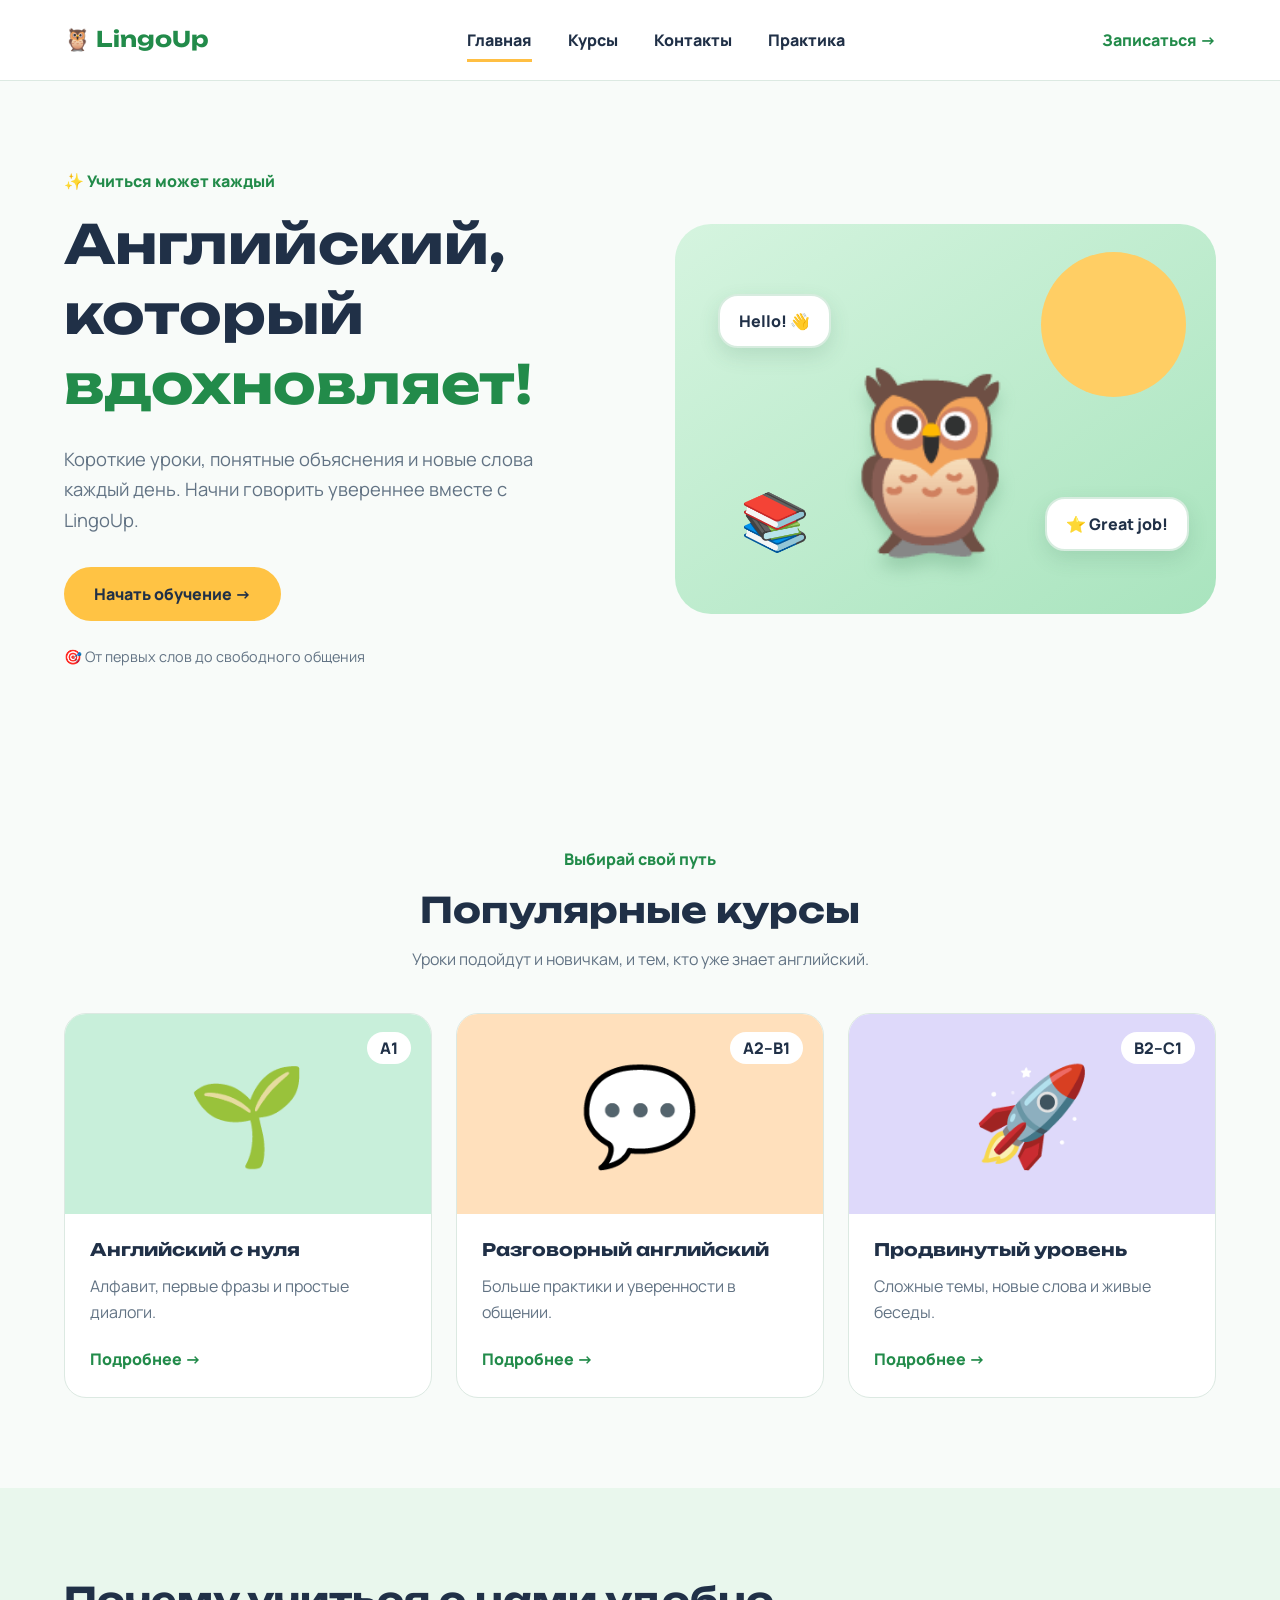
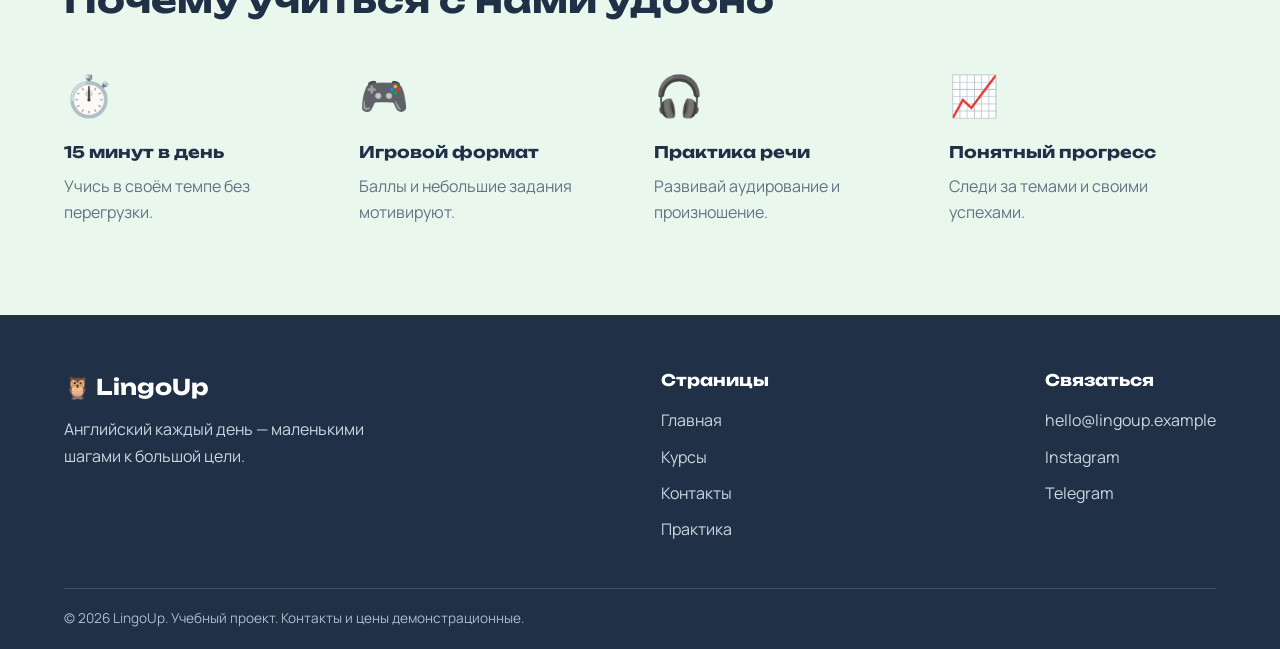
<file: index.html>
<!DOCTYPE html>
<html lang="ru">

<head>
  <meta charset="UTF-8">
  <meta name="viewport" content="width=device-width, initial-scale=1.0">
  <meta name="description" content="LingoUp — изучай английский легко и интересно">
  <title>Главная — LingoUp</title>

  <!-- Шрифты Google Fonts -->
  <link rel="preconnect" href="https://fonts.googleapis.com">
  <link rel="preconnect" href="https://fonts.gstatic.com" crossorigin>
  <link href="https://fonts.googleapis.com/css2?family=Manrope:wght@400;500;600;700;800&family=Unbounded:wght@500;700&display=swap" rel="stylesheet">

  <!-- Основные стили -->
  <link rel="stylesheet" href="css/style.css">
</head>

<body>

  <!-- Шапка сайта: логотип, меню и кнопка записи -->
  <header class="header">
    <div class="container header-inner">
      <a class="logo" href="index.html">🦉 LingoUp</a>

      <!-- Бургер-меню для мобильных (работает на checkbox без JS) -->
      <input class="burger-checkbox" type="checkbox" id="burger">
      <label class="burger" for="burger" aria-label="Открыть меню">
        <span></span><span></span><span></span>
      </label>

      <nav class="nav" aria-label="Основная навигация">
        <ul class="nav-list">
          <li><a class="nav-link active" href="index.html">Главная</a></li>
          <li><a class="nav-link" href="courses.html">Курсы</a></li>
          <li><a class="nav-link" href="contacts.html">Контакты</a></li>
        <li><a class="nav-link" href="practice.html">Практика</a></li>
        </ul>
      </nav>

      <a class="header-action" href="contacts.html">Записаться →</a>
    </div>
  </header>

  <main>

    <!-- Первый экран: заголовок, описание и иллюстрация -->
    <section class="hero">
      <div class="container hero-inner">
        <div class="hero-text">
          <span class="eyebrow">✨ Учиться может каждый</span>
          <h1 class="hero-title">Английский, который <em>вдохновляет!</em></h1>
          <p class="hero-subtitle">Короткие уроки, понятные объяснения и новые слова каждый день. Начни говорить увереннее вместе с LingoUp.</p>
          <a class="button" href="courses.html">Начать обучение →</a>
          <p class="hero-note">🎯 От первых слов до свободного общения</p>
        </div>

        <!-- Декоративная иллюстрация из эмодзи -->
        <div class="hero-art" role="img" aria-label="Иллюстрация учебных карточек">
          <div class="art-sun"></div>
          <div class="art-bubble art-hello">Hello! 👋</div>
          <div class="art-owl">🦉</div>
          <div class="art-bubble art-star">⭐ Great job!</div>
          <div class="art-book">📚</div>
        </div>
      </div>
    </section>

    <!-- Популярные курсы -->
    <section class="section">
      <div class="container">
        <div class="section-heading">
          <span class="eyebrow">Выбирай свой путь</span>
          <h2 class="section-title">Популярные курсы</h2>
          <p>Уроки подойдут и новичкам, и тем, кто уже знает английский.</p>
        </div>

        <div class="cards">
          <article class="card">
            <div class="card-visual mint">🌱<span>A1</span></div>
            <div class="card-body">
              <h3>Английский с нуля</h3>
              <p>Алфавит, первые фразы и простые диалоги.</p>
              <a href="courses.html#a1">Подробнее →</a>
            </div>
          </article>

          <article class="card">
            <div class="card-visual peach">💬<span>A2–B1</span></div>
            <div class="card-body">
              <h3>Разговорный английский</h3>
              <p>Больше практики и уверенности в общении.</p>
              <a href="courses.html#b1">Подробнее →</a>
            </div>
          </article>

          <article class="card">
            <div class="card-visual lavender">🚀<span>B2–C1</span></div>
            <div class="card-body">
              <h3>Продвинутый уровень</h3>
              <p>Сложные темы, новые слова и живые беседы.</p>
              <a href="courses.html#b2">Подробнее →</a>
            </div>
          </article>
        </div>
      </div>
    </section>

    <!-- Преимущества -->
    <section class="section section-light">
      <div class="container">
        <h2 class="section-title">Почему учиться с нами удобно</h2>

        <div class="features">
          <article class="feature">
            <div class="feature-icon">⏱️</div>
            <h3>15 минут в день</h3>
            <p>Учись в своём темпе без перегрузки.</p>
          </article>

          <article class="feature">
            <div class="feature-icon">🎮</div>
            <h3>Игровой формат</h3>
            <p>Баллы и небольшие задания мотивируют.</p>
          </article>

          <article class="feature">
            <div class="feature-icon">🎧</div>
            <h3>Практика речи</h3>
            <p>Развивай аудирование и произношение.</p>
          </article>

          <article class="feature">
            <div class="feature-icon">📈</div>
            <h3>Понятный прогресс</h3>
            <p>Следи за темами и своими успехами.</p>
          </article>
        </div>
      </div>
    </section>

  </main>

  <!-- Подвал сайта: описание, ссылки на страницы и контакты -->
  <footer class="footer">
    <div class="container footer-inner">
      <div class="footer-col">
        <a class="logo" href="index.html">🦉 LingoUp</a>
        <p>Английский каждый день — маленькими шагами к большой цели.</p>
      </div>

      <div class="footer-col">
        <h3>Страницы</h3>
        <a href="index.html">Главная</a>
        <a href="courses.html">Курсы</a>
        <a href="contacts.html">Контакты</a>
        <a href="practice.html">Практика</a>
      </div>

      <div class="footer-col">
        <h3>Связаться</h3>
        <a href="mailto:hello@lingoup.example">hello@lingoup.example</a>
        <a href="https://instagram.com/" target="_blank" rel="noopener noreferrer">Instagram</a>
        <a href="https://t.me/" target="_blank" rel="noopener noreferrer">Telegram</a>
      </div>
    </div>

    <div class="container copyright">© 2026 LingoUp. Учебный проект. Контакты и цены демонстрационные.</div>
  </footer>

</body>

</html>
</file>
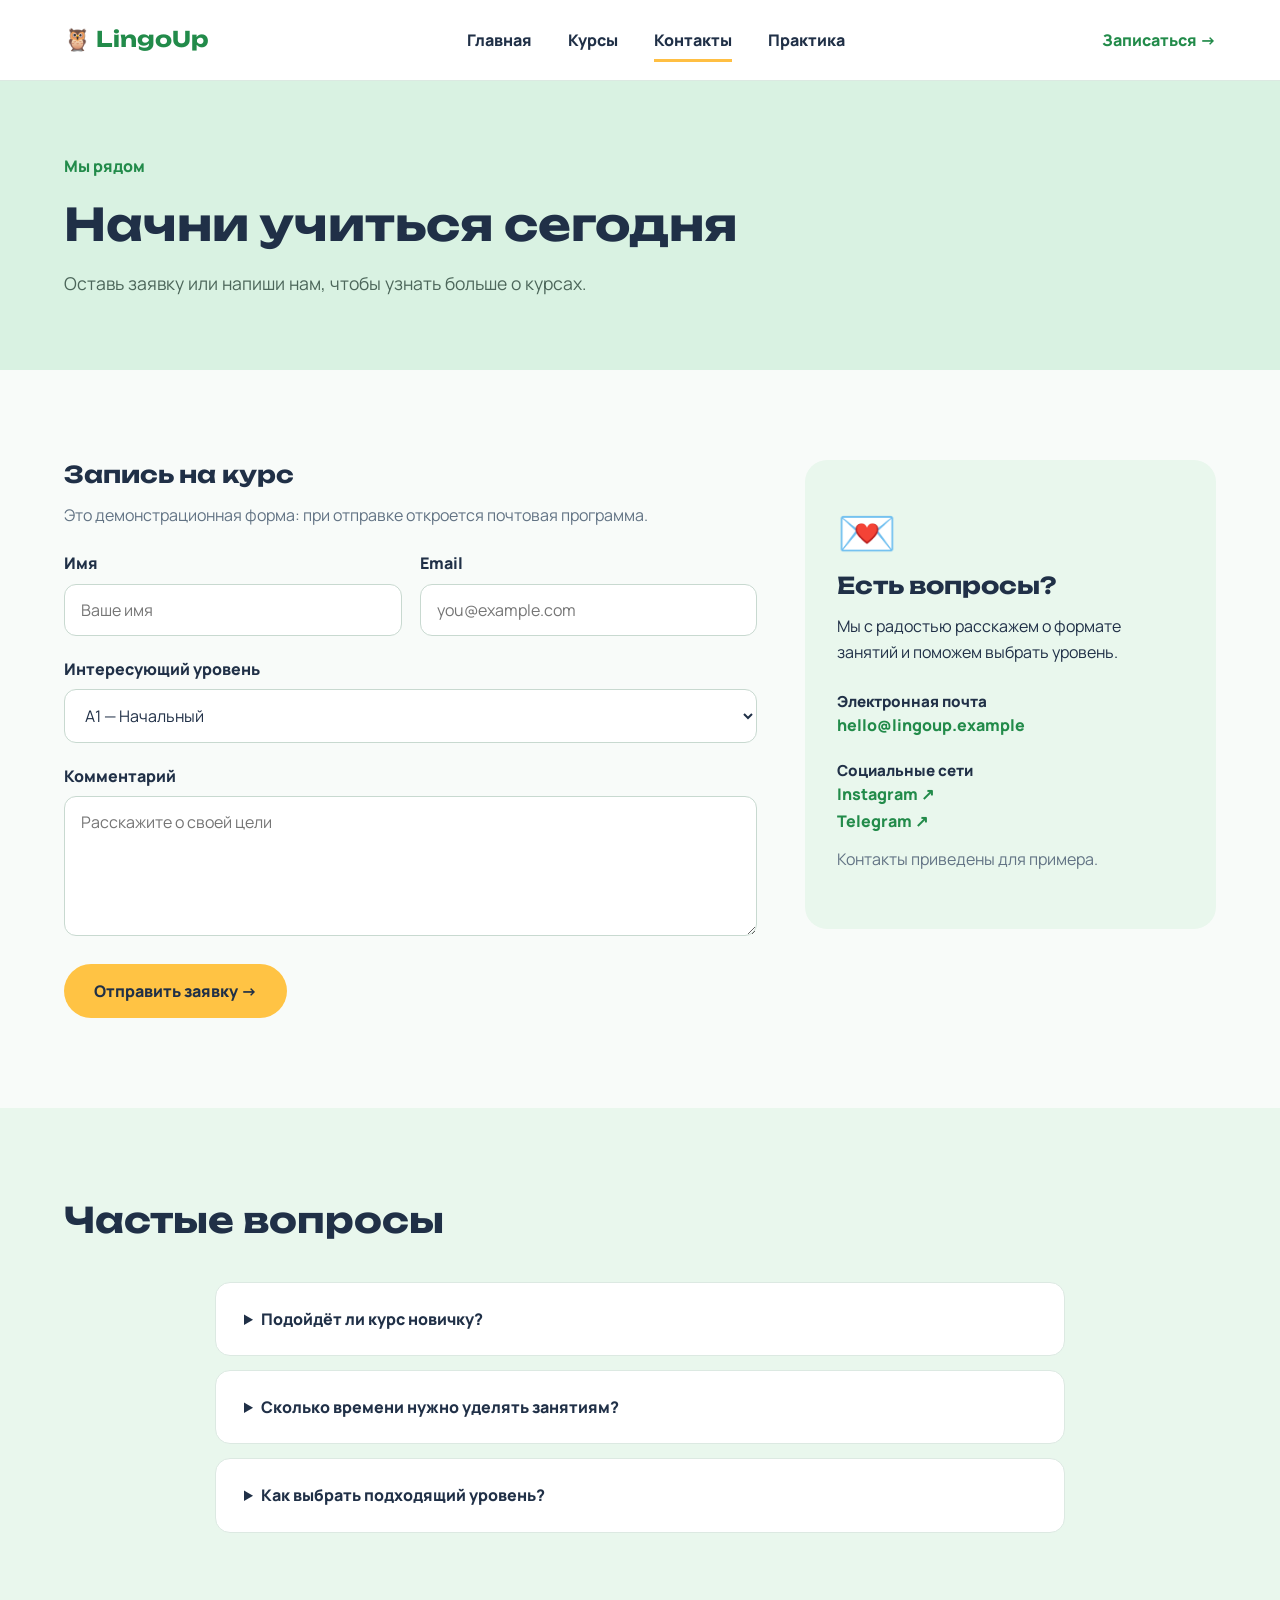
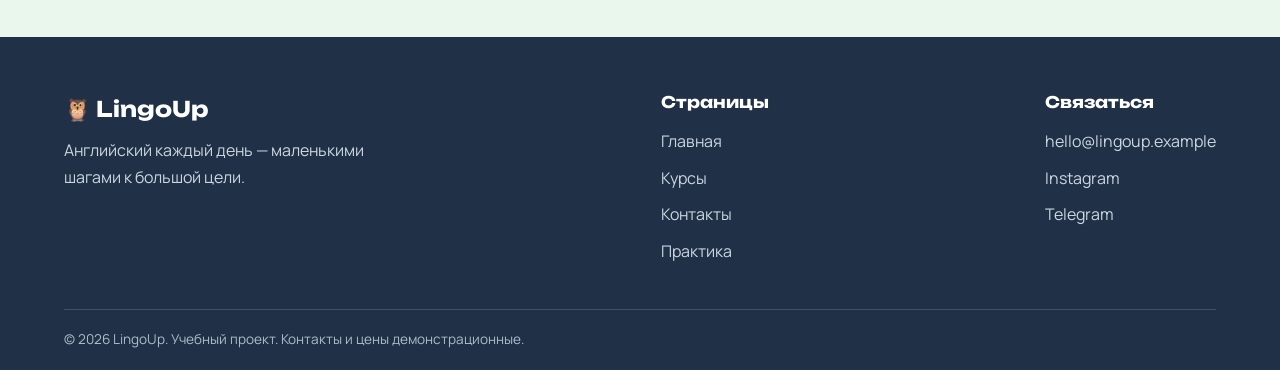
<file: contacts.html>
<!DOCTYPE html>
<html lang="ru">

<head>
  <meta charset="UTF-8">
  <meta name="viewport" content="width=device-width, initial-scale=1.0">
  <meta name="description" content="LingoUp — изучай английский легко и интересно">
  <title>Контакты — LingoUp</title>

  <!-- Шрифты Google Fonts -->
  <link rel="preconnect" href="https://fonts.googleapis.com">
  <link rel="preconnect" href="https://fonts.gstatic.com" crossorigin>
  <link href="https://fonts.googleapis.com/css2?family=Manrope:wght@400;500;600;700;800&family=Unbounded:wght@500;700&display=swap" rel="stylesheet">

  <!-- Основные стили -->
  <link rel="stylesheet" href="css/style.css">
</head>

<body>

  <!-- Шапка сайта: логотип, меню и кнопка записи -->
  <header class="header">
    <div class="container header-inner">
      <a class="logo" href="index.html">🦉 LingoUp</a>

      <!-- Бургер-меню для мобильных (работает на checkbox без JS) -->
      <input class="burger-checkbox" type="checkbox" id="burger">
      <label class="burger" for="burger" aria-label="Открыть меню">
        <span></span><span></span><span></span>
      </label>

      <nav class="nav" aria-label="Основная навигация">
        <ul class="nav-list">
          <li><a class="nav-link" href="index.html">Главная</a></li>
          <li><a class="nav-link" href="courses.html">Курсы</a></li>
          <li><a class="nav-link active" href="contacts.html">Контакты</a></li>
        <li><a class="nav-link" href="practice.html">Практика</a></li>
        </ul>
      </nav>

      <a class="header-action" href="contacts.html">Записаться →</a>
    </div>
  </header>

  <main>

    <!-- Заголовок страницы -->
    <section class="page-header">
      <div class="container">
        <span class="eyebrow">Мы рядом</span>
        <h1>Начни учиться сегодня</h1>
        <p>Оставь заявку или напиши нам, чтобы узнать больше о курсах.</p>
      </div>
    </section>

    <!-- Форма заявки и контактная информация -->
    <section class="section">
      <div class="container contacts">

        <!-- Демо-форма: отправка открывает почтовую программу -->
        <form class="contact-form" action="mailto:hello@lingoup.example" method="post" enctype="text/plain">
          <h2>Запись на курс</h2>
          <p class="muted">Это демонстрационная форма: при отправке откроется почтовая программа.</p>

          <div class="form-row">
            <div class="form-field">
              <label for="name">Имя</label>
              <input id="name" name="name" type="text" placeholder="Ваше имя" required>
            </div>
            <div class="form-field">
              <label for="email">Email</label>
              <input id="email" name="email" type="email" placeholder="you@example.com" required>
            </div>
          </div>

          <div class="form-field">
            <label for="level">Интересующий уровень</label>
            <select id="level" name="level">
              <option>A1 — Начальный</option>
              <option>A2–B1 — Средний</option>
              <option>B2–C1 — Продвинутый</option>
              <option>Не знаю свой уровень</option>
            </select>
          </div>

          <div class="form-field">
            <label for="message">Комментарий</label>
            <textarea id="message" name="message" rows="5" placeholder="Расскажите о своей цели"></textarea>
          </div>

          <button class="button" type="submit">Отправить заявку →</button>
        </form>

        <!-- Боковая колонка с контактами -->
        <aside class="contact-info">
          <div class="info-icon">💌</div>
          <h2>Есть вопросы?</h2>
          <p>Мы с радостью расскажем о формате занятий и поможем выбрать уровень.</p>

          <h3>Электронная почта</h3>
          <a href="mailto:hello@lingoup.example">hello@lingoup.example</a>

          <h3>Социальные сети</h3>
          <a href="https://instagram.com/">Instagram ↗</a>
          <a href="https://t.me/">Telegram ↗</a>

          <p class="muted">Контакты приведены для примера.</p>
        </aside>
      </div>
    </section>

    <!-- Частые вопросы (раскрывающиеся блоки без JS) -->
    <section class="section section-light">
      <div class="container">
        <h2 class="section-title">Частые вопросы</h2>

        <div class="faq">
          <details>
            <summary>Подойдёт ли курс новичку?</summary>
            <p>Да! Начни с уровня A1, даже если раньше не изучал английский.</p>
          </details>
          <details>
            <summary>Сколько времени нужно уделять занятиям?</summary>
            <p>Для начала достаточно 15–20 минут регулярной практики в день.</p>
          </details>
          <details>
            <summary>Как выбрать подходящий уровень?</summary>
            <p>Опиши свой опыт в форме, и мы поможем подобрать программу.</p>
          </details>
        </div>
      </div>
    </section>

  </main>

  <!-- Подвал сайта: описание, ссылки на страницы и контакты -->
  <footer class="footer">
    <div class="container footer-inner">
      <div class="footer-col">
        <a class="logo" href="index.html">🦉 LingoUp</a>
        <p>Английский каждый день — маленькими шагами к большой цели.</p>
      </div>

      <div class="footer-col">
        <h3>Страницы</h3>
        <a href="index.html">Главная</a>
        <a href="courses.html">Курсы</a>
        <a href="contacts.html">Контакты</a>
        <a href="practice.html">Практика</a>
      </div>

      <div class="footer-col">
        <h3>Связаться</h3>
        <a href="mailto:hello@lingoup.example">hello@lingoup.example</a>
        <a href="https://instagram.com/" target="_blank" rel="noopener noreferrer">Instagram</a>
        <a href="https://t.me/" target="_blank" rel="noopener noreferrer">Telegram</a>
      </div>
    </div>

    <div class="container copyright">© 2026 LingoUp. Учебный проект. Контакты и цены демонстрационные.</div>
  </footer>

</body>

</html>
</file>
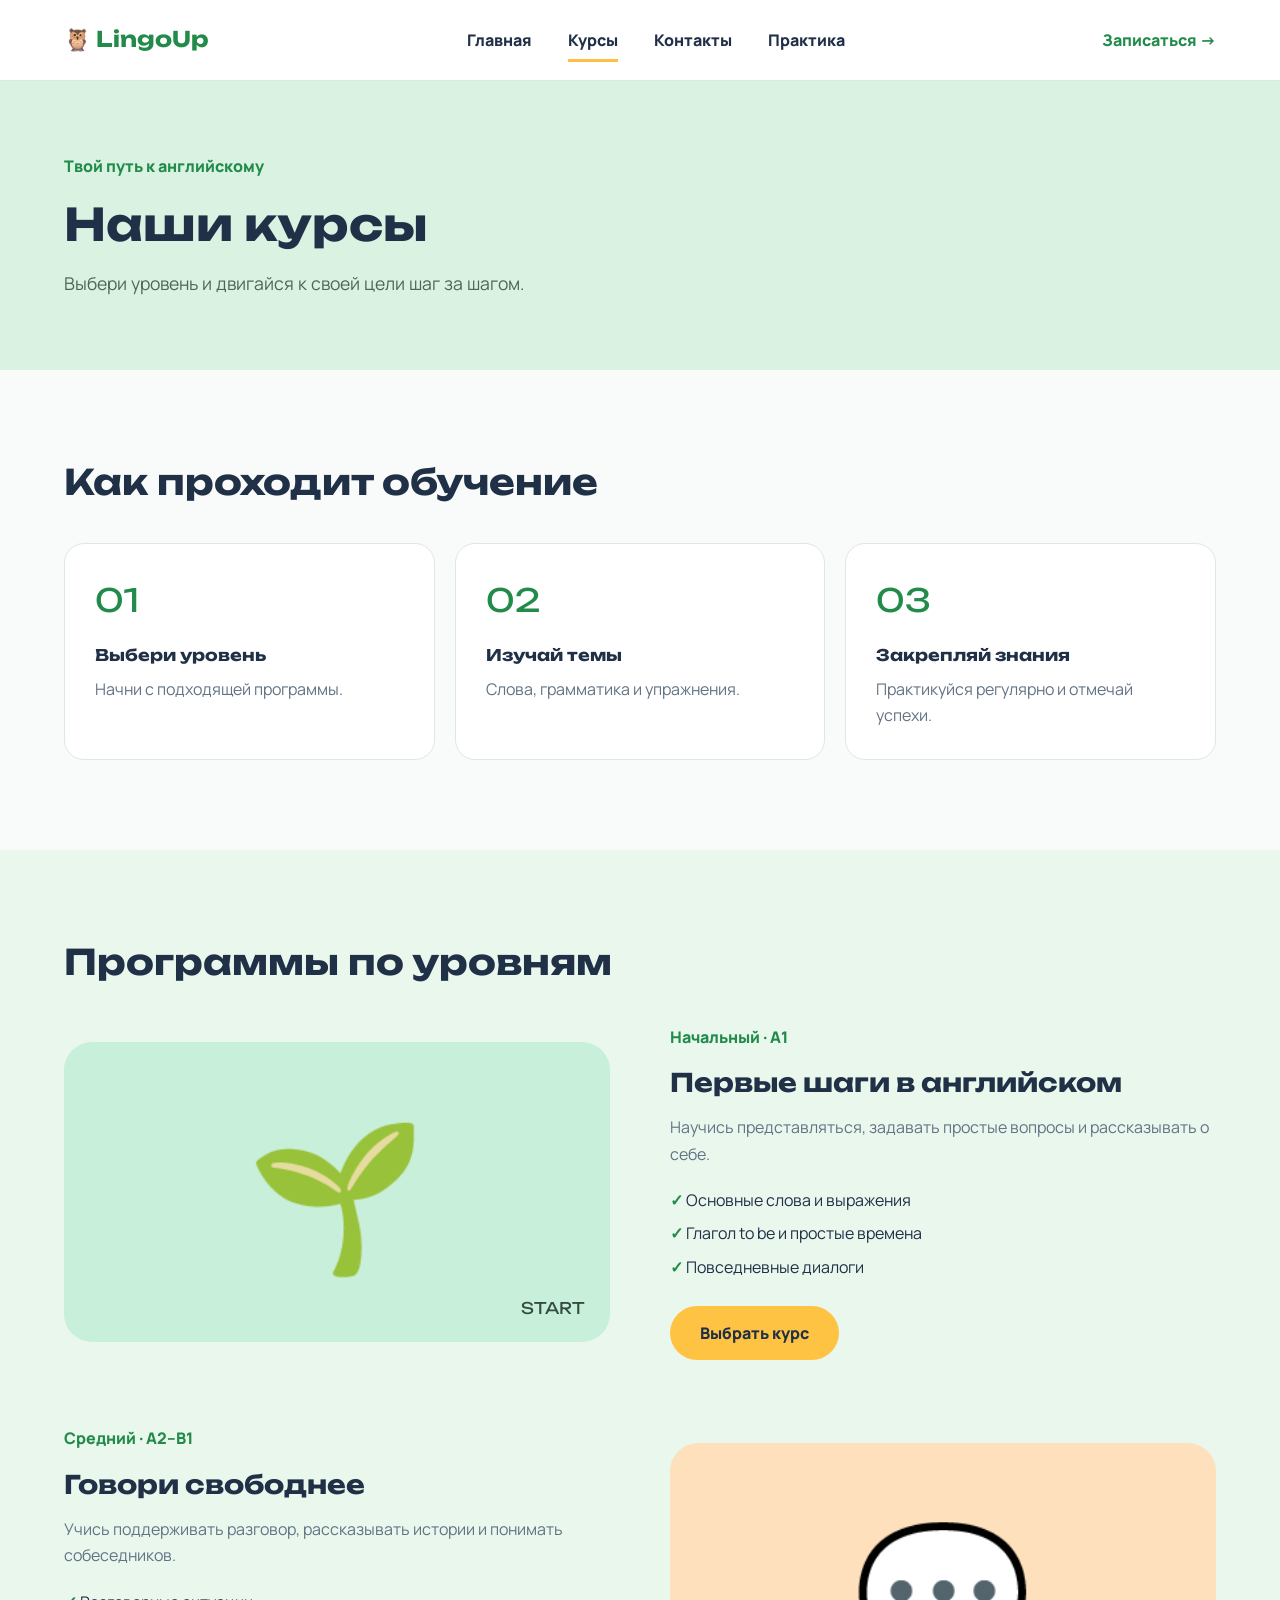
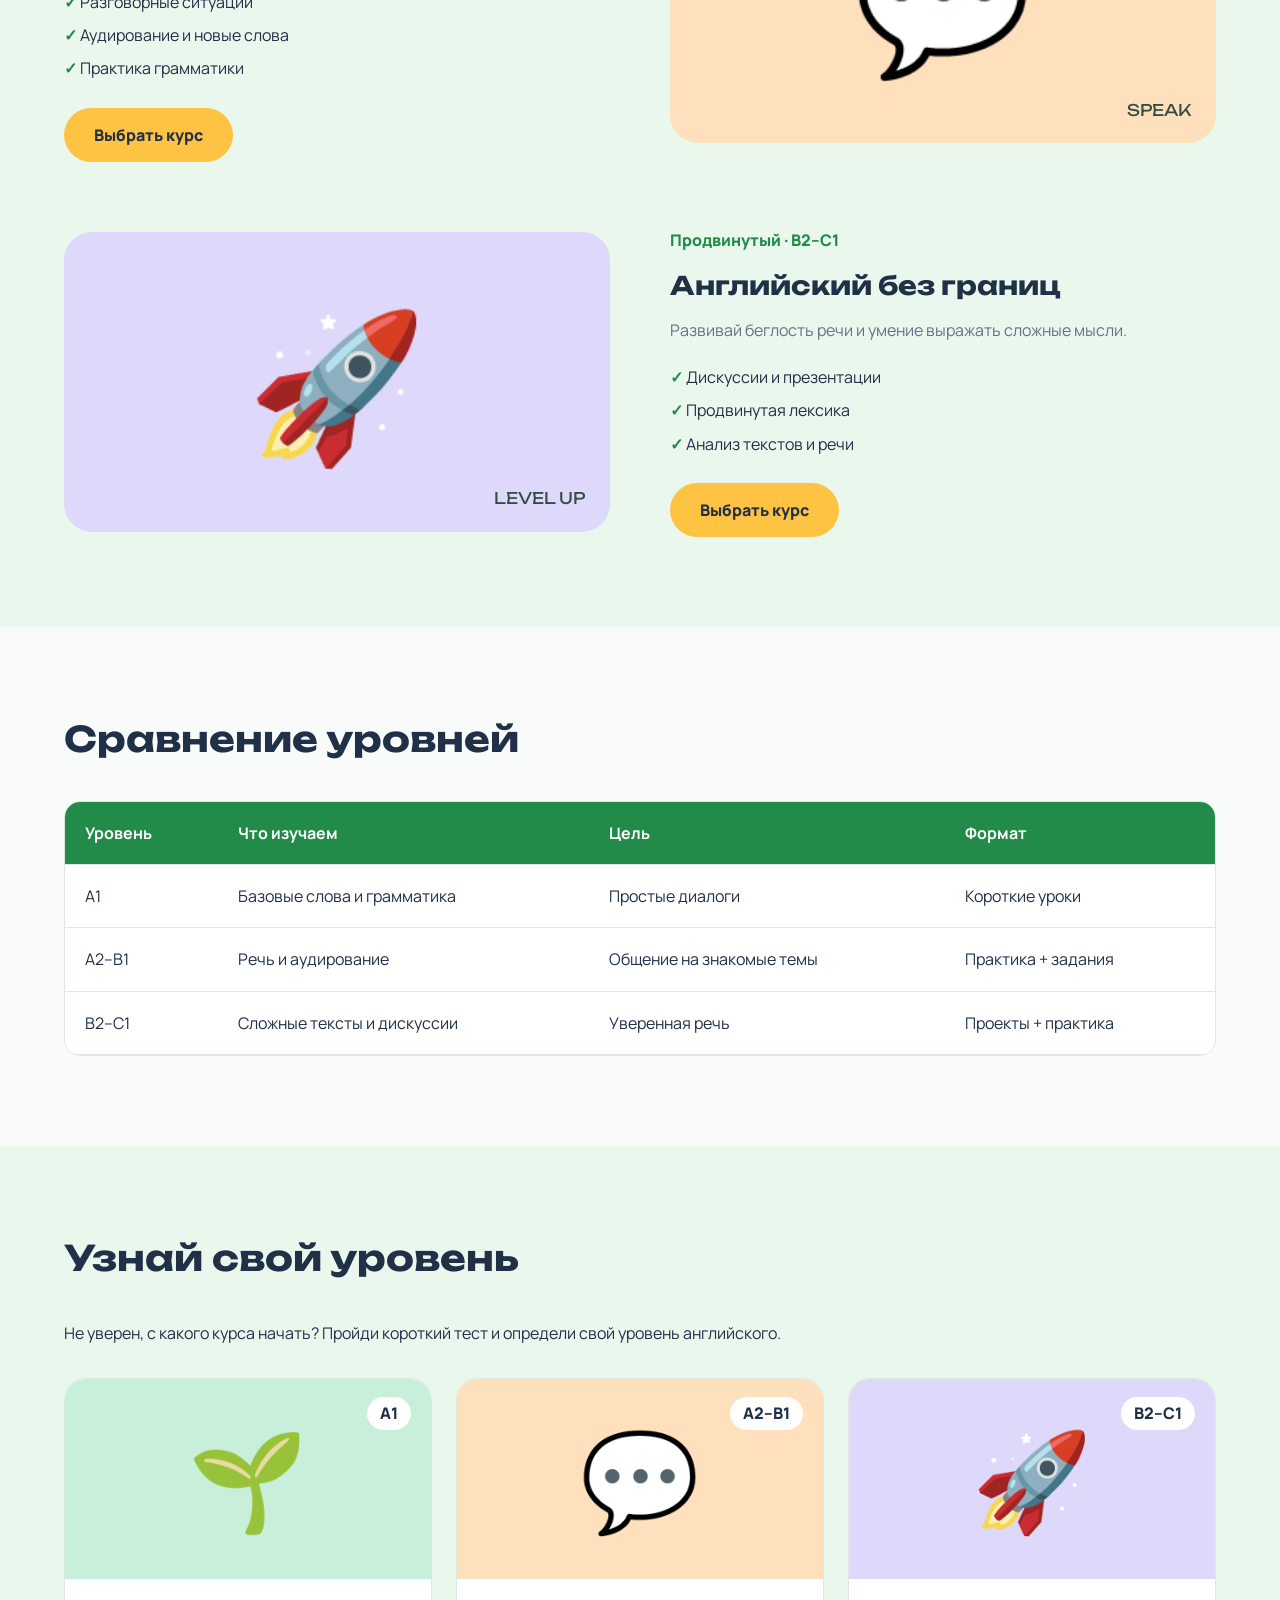
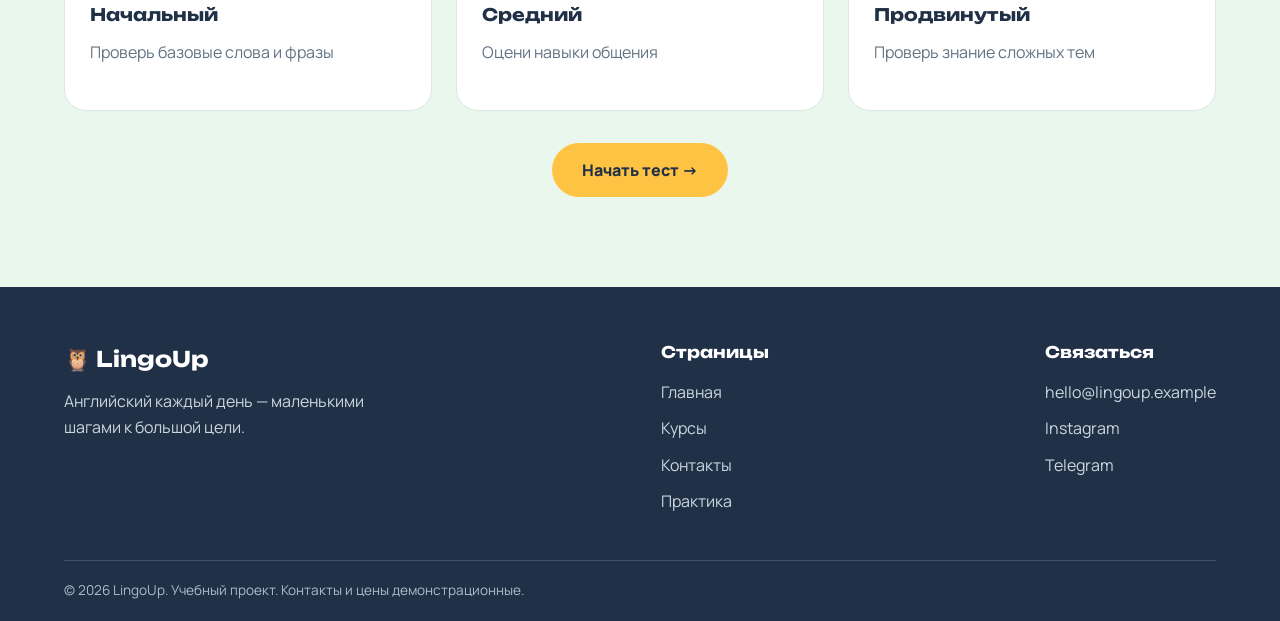
<file: courses.html>
<!DOCTYPE html>
<html lang="ru">

<head>
  <meta charset="UTF-8">
  <meta name="viewport" content="width=device-width, initial-scale=1.0">
  <meta name="description" content="LingoUp — изучай английский легко и интересно">
  <title>Курсы — LingoUp</title>

  <!-- Шрифты Google Fonts -->
  <link rel="preconnect" href="https://fonts.googleapis.com">
  <link rel="preconnect" href="https://fonts.gstatic.com" crossorigin>
  <link href="https://fonts.googleapis.com/css2?family=Manrope:wght@400;500;600;700;800&family=Unbounded:wght@500;700&display=swap" rel="stylesheet">

  <!-- Основные стили -->
  <link rel="stylesheet" href="css/style.css">
</head>

<body>

  <!-- Шапка сайта: логотип, меню и кнопка записи -->
  <header class="header">
    <div class="container header-inner">
      <a class="logo" href="index.html">🦉 LingoUp</a>

      <!-- Бургер-меню для мобильных (работает на checkbox без JS) -->
      <input class="burger-checkbox" type="checkbox" id="burger">
      <label class="burger" for="burger" aria-label="Открыть меню">
        <span></span><span></span><span></span>
      </label>

      <nav class="nav" aria-label="Основная навигация">
        <ul class="nav-list">
          <li><a class="nav-link" href="index.html">Главная</a></li>
          <li><a class="nav-link active" href="courses.html">Курсы</a></li>
          <li><a class="nav-link" href="contacts.html">Контакты</a></li>
        <li><a class="nav-link" href="practice.html">Практика</a></li>
        </ul>
      </nav>

      <a class="header-action" href="contacts.html">Записаться →</a>
    </div>
  </header>

  <main>

    <!-- Заголовок страницы -->
    <section class="page-header">
      <div class="container">
        <span class="eyebrow">Твой путь к английскому</span>
        <h1>Наши курсы</h1>
        <p>Выбери уровень и двигайся к своей цели шаг за шагом.</p>
      </div>
    </section>

    <!-- Этапы обучения -->
    <section class="section">
      <div class="container">
        <h2 class="section-title">Как проходит обучение</h2>

        <div class="steps">
          <div class="step">
            <span>01</span>
            <h3>Выбери уровень</h3>
            <p>Начни с подходящей программы.</p>
          </div>
          <div class="step">
            <span>02</span>
            <h3>Изучай темы</h3>
            <p>Слова, грамматика и упражнения.</p>
          </div>
          <div class="step">
            <span>03</span>
            <h3>Закрепляй знания</h3>
            <p>Практикуйся регулярно и отмечай успехи.</p>
          </div>
        </div>
      </div>
    </section>

    <!-- Программы по уровням (id используются как якоря для ссылок с главной) -->
    <section class="section section-light">
      <div class="container">
        <h2 class="section-title">Программы по уровням</h2>

        <!-- Уровень A1 -->
        <article class="course-row" id="a1">
          <div class="course-illustration mint">🌱<small>START</small></div>
          <div class="course-copy">
            <span class="eyebrow">Начальный · A1</span>
            <h3>Первые шаги в английском</h3>
            <p>Научись представляться, задавать простые вопросы и рассказывать о себе.</p>
            <ul>
              <li>Основные слова и выражения</li>
              <li>Глагол to be и простые времена</li>
              <li>Повседневные диалоги</li>
            </ul>
            <a class="button" href="contacts.html">Выбрать курс</a>
          </div>
        </article>

        <!-- Уровень A2–B1 (блок отзеркален классом reverse) -->
        <article class="course-row reverse" id="b1">
          <div class="course-illustration peach">💬<small>SPEAK</small></div>
          <div class="course-copy">
            <span class="eyebrow">Средний · A2–B1</span>
            <h3>Говори свободнее</h3>
            <p>Учись поддерживать разговор, рассказывать истории и понимать собеседников.</p>
            <ul>
              <li>Разговорные ситуации</li>
              <li>Аудирование и новые слова</li>
              <li>Практика грамматики</li>
            </ul>
            <a class="button" href="contacts.html">Выбрать курс</a>
          </div>
        </article>

        <!-- Уровень B2–C1 -->
        <article class="course-row" id="b2">
          <div class="course-illustration lavender">🚀<small>LEVEL UP</small></div>
          <div class="course-copy">
            <span class="eyebrow">Продвинутый · B2–C1</span>
            <h3>Английский без границ</h3>
            <p>Развивай беглость речи и умение выражать сложные мысли.</p>
            <ul>
              <li>Дискуссии и презентации</li>
              <li>Продвинутая лексика</li>
              <li>Анализ текстов и речи</li>
            </ul>
            <a class="button" href="contacts.html">Выбрать курс</a>
          </div>
        </article>
      </div>
    </section>

    <!-- Сравнительная таблица уровней -->
    <section class="section">
      <div class="container">
        <h2 class="section-title">Сравнение уровней</h2>

        <!-- Обёртка нужна для горизонтальной прокрутки таблицы на узких экранах -->
        <div class="table-wrap">
          <table>
            <thead>
              <tr>
                <th>Уровень</th>
                <th>Что изучаем</th>
                <th>Цель</th>
                <th>Формат</th>
              </tr>
            </thead>
            <tbody>
              <tr>
                <td>A1</td>
                <td>Базовые слова и грамматика</td>
                <td>Простые диалоги</td>
                <td>Короткие уроки</td>
              </tr>
              <tr>
                <td>A2–B1</td>
                <td>Речь и аудирование</td>
                <td>Общение на знакомые темы</td>
                <td>Практика + задания</td>
              </tr>
              <tr>
                <td>B2–C1</td>
                <td>Сложные тексты и дискуссии</td>
                <td>Уверенная речь</td>
                <td>Проекты + практика</td>
              </tr>
            </tbody>
          </table>
        </div>
      </div>
    </section>

    <!-- Предложение пройти пробный тест -->
    <section class="section section-light">
      <div class="container">
        <h2 class="section-title">Узнай свой уровень</h2>
        <p style="margin-bottom:32px">Не уверен, с какого курса начать? Пройди короткий тест и определи свой уровень английского.</p>

        <div class="cards">
          <article class="card">
            <div class="card-visual mint">🌱<span>A1</span></div>
            <div class="card-body">
              <h3>Начальный</h3>
              <p>Проверь базовые слова и фразы</p>
            </div>
          </article>

          <article class="card">
            <div class="card-visual peach">💬<span>A2–B1</span></div>
            <div class="card-body">
              <h3>Средний</h3>
              <p>Оцени навыки общения</p>
            </div>
          </article>

          <article class="card">
            <div class="card-visual lavender">🚀<span>B2–C1</span></div>
            <div class="card-body">
              <h3>Продвинутый</h3>
              <p>Проверь знание сложных тем</p>
            </div>
          </article>
        </div>

        <div style="text-align:center; margin-top:32px">
          <a class="button" href="practice.html">Начать тест →</a>
        </div>
      </div>
    </section>

  </main>

  <!-- Подвал сайта: описание, ссылки на страницы и контакты -->
  <footer class="footer">
    <div class="container footer-inner">
      <div class="footer-col">
        <a class="logo" href="index.html">🦉 LingoUp</a>
        <p>Английский каждый день — маленькими шагами к большой цели.</p>
      </div>

      <div class="footer-col">
        <h3>Страницы</h3>
        <a href="index.html">Главная</a>
        <a href="courses.html">Курсы</a>
        <a href="contacts.html">Контакты</a>
        <a href="practice.html">Практика</a>
      </div>

      <div class="footer-col">
        <h3>Связаться</h3>
        <a href="mailto:hello@lingoup.example">hello@lingoup.example</a>
        <a href="https://instagram.com/" target="_blank" rel="noopener noreferrer">Instagram</a>
        <a href="https://t.me/" target="_blank" rel="noopener noreferrer">Telegram</a>
      </div>
    </div>

    <div class="container copyright">© 2026 LingoUp. Учебный проект. Контакты и цены демонстрационные.</div>
  </footer>

</body>

</html>
</file>
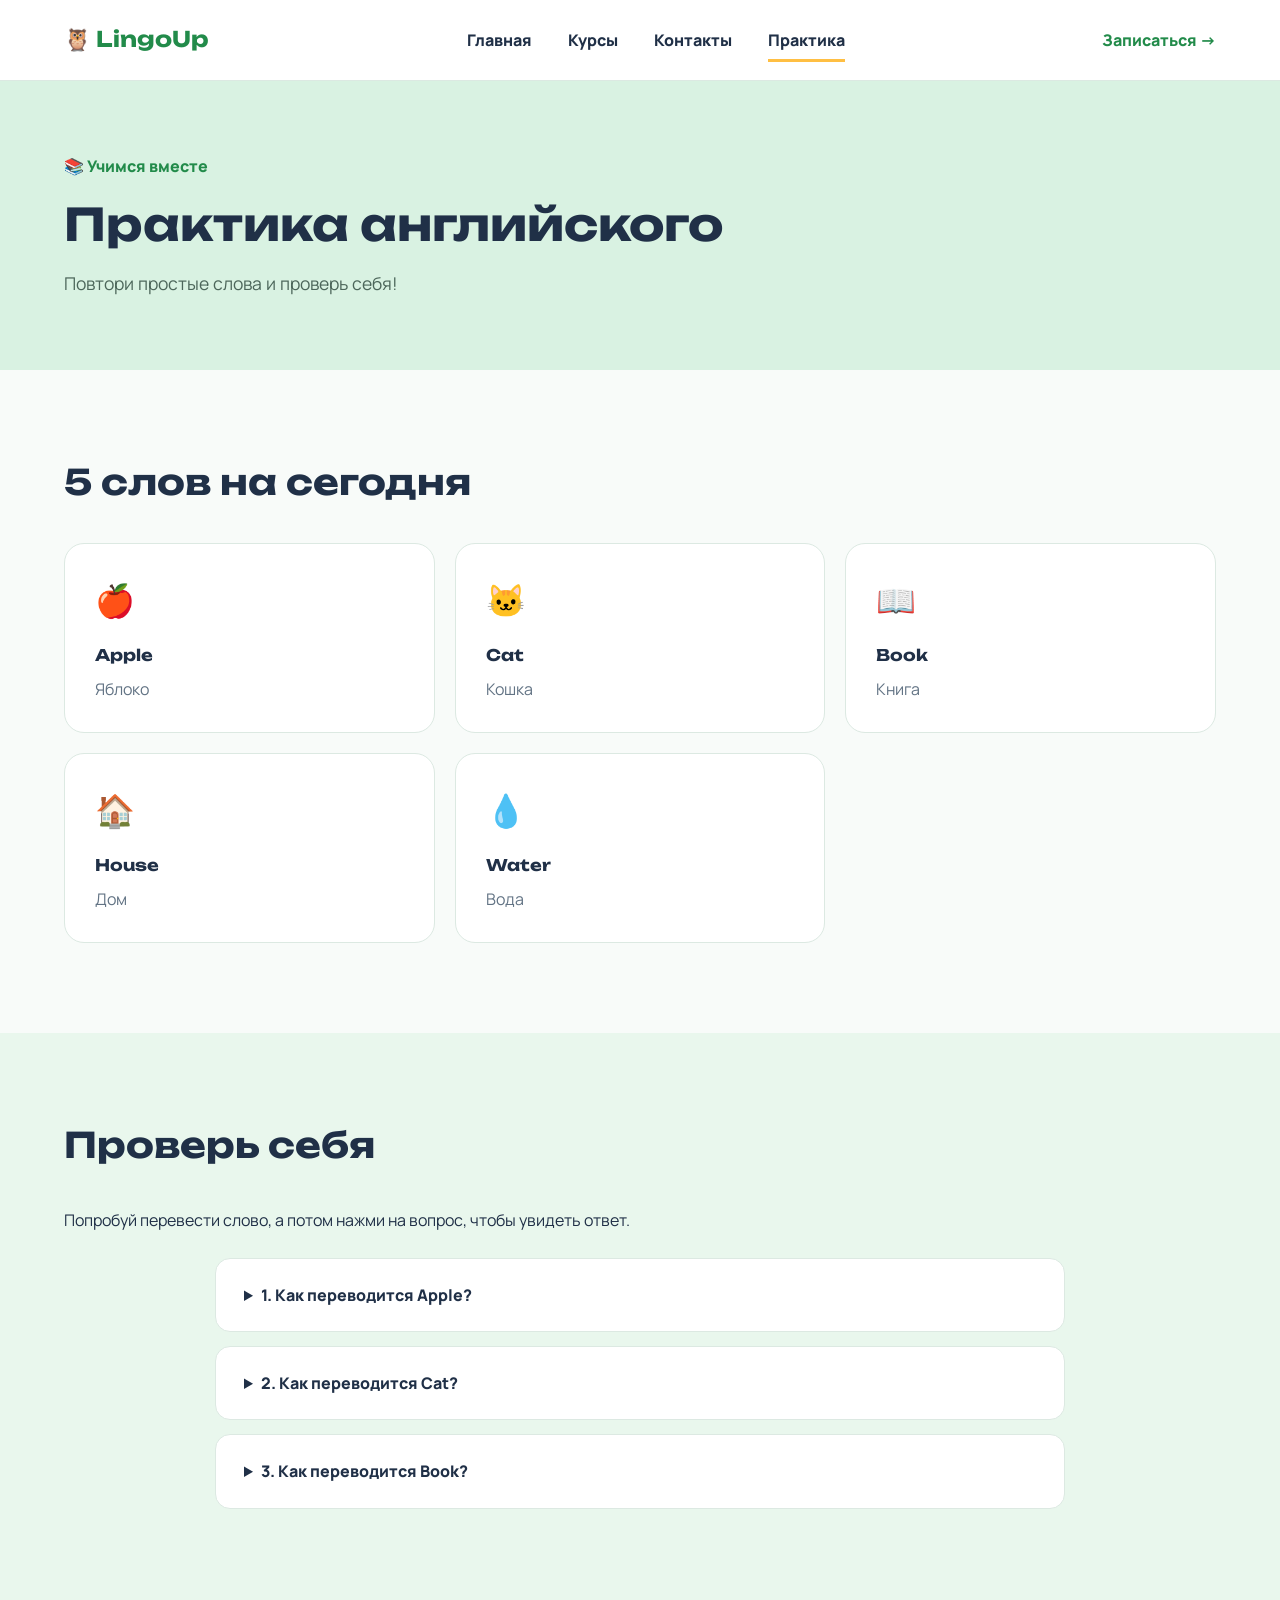
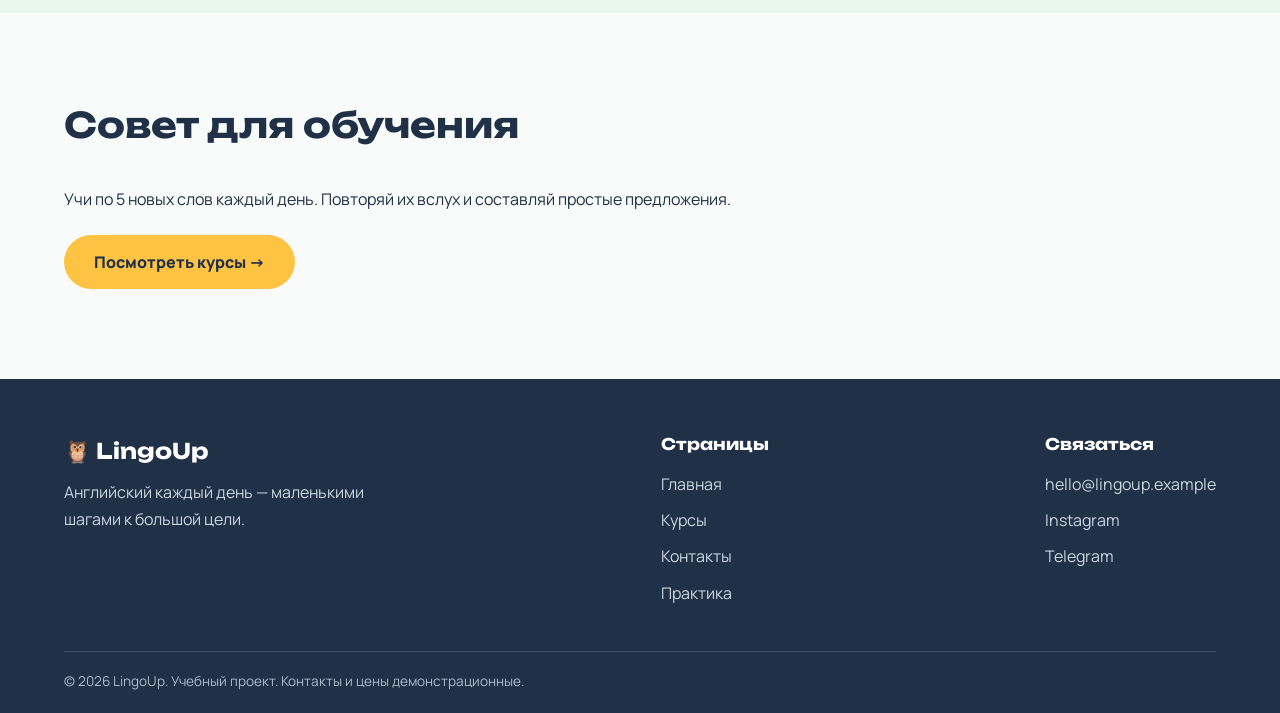
<file: practice.html>
<!DOCTYPE html><html lang="ru"><head><meta charset="UTF-8"><meta name="viewport" content="width=device-width,initial-scale=1.0"><meta name="description" content="LingoUp — изучай английский легко и интересно"><title>Практика — LingoUp</title><link rel="preconnect" href="https://fonts.googleapis.com"><link rel="preconnect" href="https://fonts.gstatic.com" crossorigin><link href="https://fonts.googleapis.com/css2?family=Manrope:wght@400;500;600;700;800&family=Unbounded:wght@500;700&display=swap" rel="stylesheet"><link rel="stylesheet" href="css/style.css"></head><body>
<header class="header"><div class="container header-inner"><a class="logo" href="index.html">🦉 LingoUp</a><input class="burger-checkbox" type="checkbox" id="burger"><label class="burger" for="burger" aria-label="Открыть меню"><span></span><span></span><span></span></label><nav class="nav" aria-label="Основная навигация"><ul class="nav-list"><li><a class="nav-link " href="index.html">Главная</a></li><li><a class="nav-link " href="courses.html">Курсы</a></li><li><a class="nav-link " href="contacts.html">Контакты</a></li><li><a class="nav-link active" href="practice.html">Практика</a></li></ul></nav><a class="header-action" href="contacts.html">Записаться →</a></div></header>
<main>
<section class="page-header"><div class="container"><span class="eyebrow">📚 Учимся вместе</span><h1>Практика английского</h1><p>Повтори простые слова и проверь себя!</p></div></section>
<section class="section"><div class="container"><h2 class="section-title">5 слов на сегодня</h2><div class="steps">
<div class="step"><span>🍎</span><h3>Apple</h3><p>Яблоко</p></div>
<div class="step"><span>🐱</span><h3>Cat</h3><p>Кошка</p></div>
<div class="step"><span>📖</span><h3>Book</h3><p>Книга</p></div>
<div class="step"><span>🏠</span><h3>House</h3><p>Дом</p></div>
<div class="step"><span>💧</span><h3>Water</h3><p>Вода</p></div>
</div></div></section>
<section class="section section-light"><div class="container"><h2 class="section-title">Проверь себя</h2><p style="margin-bottom:24px">Попробуй перевести слово, а потом нажми на вопрос, чтобы увидеть ответ.</p><div class="faq">
<details><summary>1. Как переводится Apple?</summary><p>Apple — яблоко 🍎</p></details>
<details><summary>2. Как переводится Cat?</summary><p>Cat — кошка 🐱</p></details>
<details><summary>3. Как переводится Book?</summary><p>Book — книга 📖</p></details>
</div></div></section>
<section class="section"><div class="container"><h2 class="section-title">Совет для обучения</h2><p>Учи по 5 новых слов каждый день. Повторяй их вслух и составляй простые предложения.</p><p style="margin-top:22px"><a class="button" href="courses.html">Посмотреть курсы →</a></p></div></section>
</main><footer class="footer"><div class="container footer-inner"><div class="footer-col"><a class="logo" href="index.html">🦉 LingoUp</a><p>Английский каждый день — маленькими шагами к большой цели.</p></div><div class="footer-col"><h3>Страницы</h3><a href="index.html">Главная</a><a href="courses.html">Курсы</a><a href="contacts.html">Контакты</a><a href="practice.html">Практика</a></div><div class="footer-col"><h3>Связаться</h3><a href="mailto:hello@lingoup.example">hello@lingoup.example</a><a href="https://instagram.com/" target="_blank" rel="noopener noreferrer">Instagram</a><a href="https://t.me/" target="_blank" rel="noopener noreferrer">Telegram</a></div></div><div class="container copyright">© 2026 LingoUp. Учебный проект. Контакты и цены демонстрационные.</div></footer></body></html>
</file>
<file: css/style.css>
/* ==========================================
   1. COLORS AND BASIC SETTINGS
   ========================================== */

:root {
    --dark: #203047;
    --green: #48b86a;
    --green-dark: #228b4a;
    --muted: #627384;
    --bg: #f8fbf9;
    --line: #dce9e2;
    --soft: #e9f7ed;
}

* {
    box-sizing: border-box;
    margin: 0;
    padding: 0;
}

html {
    scroll-behavior: smooth;
}

body {
    font-family: Manrope, Arial, sans-serif;
    color: var(--dark);
    background: var(--bg);
    line-height: 1.65;
}

a {
    text-decoration: none;
    color: inherit;
}

ul {
    list-style: none;
}

h1,
h2,
h3 {
    font-family: Unbounded, Arial, sans-serif;
    line-height: 1.3;
}

a:focus-visible,
button:focus-visible,
input:focus-visible,
select:focus-visible,
textarea:focus-visible,
summary:focus-visible {
    outline: 3px solid #ffc44d;
    outline-offset: 3px;
}

.container {
    width: 90%;
    max-width: 1200px;
    margin: auto;
}


/* ==========================================
   2. HEADER AND NAVIGATION
   ========================================== */

.header {
    position: sticky;
    top: 0;
    z-index: 10;
    background: white;
    border-bottom: 1px solid var(--line);
}

.header-inner {
    height: 80px;
    display: flex;
    align-items: center;
    justify-content: space-between;
    gap: 20px;
}

.logo {
    font-family: Unbounded, sans-serif;
    color: var(--green-dark);
    font-size: 1.35rem;
    font-weight: 700;
}

.nav-list {
    display: flex;
    gap: 36px;
}

.nav-link {
    font-weight: 800;
    padding: 8px 0;
    border-bottom: 3px solid transparent;
}

.nav-link:hover,
.nav-link.active {
    border-color: #ffbf43;
}

.header-action {
    color: var(--green-dark);
    font-weight: 800;
}

.burger-checkbox,
.burger {
    display: none;
}


/* ==========================================
   3. BUTTONS
   ========================================== */

.button {
    display: inline-block;
    border: 0;
    background: #ffc344;
    color: var(--dark);
    border-radius: 40px;
    padding: 16px 30px;
    font: 800 1rem Manrope, sans-serif;
    cursor: pointer;
    transition: transform 0.2s, background 0.2s;
}

.button:hover {
    background: #ffb51d;
    transform: translateY(-2px);
}

.eyebrow {
    display: inline-block;
    color: var(--green-dark);
    font-weight: 800;
    margin-bottom: 16px;
}


/* ==========================================
   4. HERO SECTION
   ========================================== */

.hero {
    min-height: 75vh;
    display: flex;
    align-items: center;
    padding: 85px 0;
}

.hero-inner {
    display: flex;
    align-items: center;
    gap: 70px;
}

.hero-text,
.hero-art {
    flex: 1;
    min-width: 0;
}

.hero-title {
    font-size: clamp(2.4rem, 4.2vw, 4rem);
    margin-bottom: 24px;
}

.hero-title em {
    color: var(--green-dark);
    font-style: normal;
}

.hero-subtitle {
    color: var(--muted);
    font-size: 1.15rem;
    max-width: 520px;
    margin-bottom: 32px;
}

.hero-note {
    margin-top: 24px;
    color: var(--muted);
    font-size: 0.9rem;
}


/* ==========================================
   5. HERO ILLUSTRATION
   ========================================== */

.hero-art {
    height: 390px;
    position: relative;
    background: linear-gradient(145deg, #d5f4df, #a9e4be);
    border-radius: 36px;
    overflow: hidden;
}

.art-sun {
    position: absolute;
    width: 145px;
    height: 145px;
    background: #ffce64;
    border-radius: 50%;
    right: 30px;
    top: 28px;
}

.art-owl {
    position: absolute;
    font-size: 11rem;
    left: 27%;
    top: 22%;
    filter: drop-shadow(0 12px 8px #5c9d7455);
}

.art-bubble {
    position: absolute;
    background: #fff;
    border: 2px solid #d7ecdf;
    border-radius: 20px;
    padding: 12px 19px;
    font-weight: 800;
    box-shadow: 0 8px 20px #31694c25;
}

.art-hello {
    top: 18%;
    left: 8%;
}

.art-star {
    right: 5%;
    bottom: 16%;
}

.art-book {
    position: absolute;
    bottom: 12%;
    left: 12%;
    font-size: 3.5rem;
}


/* ==========================================
   6. GENERAL SECTIONS
   ========================================== */

.section {
    padding: 90px 0;
}

.section-light {
    background: var(--soft);
}

.section-title {
    font-size: 2.2rem;
    margin-bottom: 38px;
}

.section-heading {
    text-align: center;
    margin-bottom: 40px;
}

.section-heading .section-title {
    margin-bottom: 12px;
}

.section-heading p,
.muted {
    color: var(--muted);
}


/* ==========================================
   7. COURSE CARDS
   ========================================== */

.cards {
    display: flex;
    flex-wrap: wrap;
    gap: 24px;
}

.card {
    width: calc((100% - 48px) / 3);
    background: #fff;
    border: 1px solid var(--line);
    border-radius: 22px;
    overflow: hidden;
    transition: transform 0.2s;
}

.card:hover {
    transform: translateY(-5px);
}

.card-visual {
    height: 200px;
    display: flex;
    align-items: center;
    justify-content: center;
    position: relative;
    font-size: 6rem;
}

.card-visual span {
    position: absolute;
    right: 20px;
    top: 18px;
    background: #fff;
    border-radius: 20px;
    padding: 3px 13px;
    font-size: 1rem;
    font-weight: 800;
}

.mint {
    background: #c8efda;
}

.peach {
    background: #ffe0bc;
}

.lavender {
    background: #ded9fa;
}

.card-body {
    padding: 25px;
}

.card-body h3 {
    font-size: 1.08rem;
    margin-bottom: 12px;
}

.card-body p {
    color: var(--muted);
    margin-bottom: 20px;
}

.card-body a {
    font-weight: 800;
    color: var(--green-dark);
}


/* ==========================================
   8. FEATURES
   ========================================== */

.features {
    display: flex;
    flex-wrap: wrap;
    gap: 28px;
}

.feature {
    width: calc((100% - 84px) / 4);
}

.feature-icon {
    font-size: 2.5rem;
    margin-bottom: 14px;
}

.feature h3 {
    font-size: 1rem;
    margin-bottom: 10px;
}

.feature p {
    color: var(--muted);
}


/* ==========================================
   9. PAGE HEADER
   ========================================== */

.page-header {
    background: #d9f2e2;
    padding: 72px 0;
}

.page-header h1 {
    font-size: 2.8rem;
    margin-bottom: 15px;
}

.page-header p {
    color: #4c665a;
    font-size: 1.1rem;
}


/* ==========================================
   10. LEARNING STEPS
   ========================================== */

.steps {
    display: grid;
    grid-template-columns: repeat(3, 1fr);
    gap: 20px;
}

.step {
    background: white;
    border: 1px solid var(--line);
    padding: 30px;
    border-radius: 20px;
}

.step span {
    font-family: Unbounded, sans-serif;
    font-size: 2rem;
    color: var(--green-dark);
}

.step h3 {
    font-size: 1rem;
    margin: 18px 0 10px;
}

.step p {
    color: var(--muted);
}


/* ==========================================
   11. COURSE DETAILS
   ========================================== */

.course-row {
    display: flex;
    align-items: center;
    gap: 60px;
    margin-bottom: 65px;
    scroll-margin-top: 110px;
}

.course-row:last-child {
    margin-bottom: 0;
}

.course-row.reverse {
    flex-direction: row-reverse;
}

.course-illustration,
.course-copy {
    flex: 1;
    min-width: 0;
}

.course-illustration {
    height: 300px;
    border-radius: 28px;
    display: flex;
    align-items: center;
    justify-content: center;
    position: relative;
    font-size: 9rem;
}

.course-illustration small {
    position: absolute;
    bottom: 20px;
    right: 25px;
    font-size: 1rem;
    font-family: Unbounded, sans-serif;
    color: #344d42;
}

.course-copy h3 {
    font-size: 1.6rem;
    margin-bottom: 15px;
}

.course-copy p {
    color: var(--muted);
}

.course-copy ul {
    margin: 20px 0 26px;
}

.course-copy li {
    margin-bottom: 7px;
}

.course-copy li::before {
    content: "✓ ";
    color: var(--green-dark);
    font-weight: 900;
}


/* ==========================================
   12. COURSE TABLE
   ========================================== */

.table-wrap {
    overflow-x: auto;
    border-radius: 16px;
    border: 1px solid var(--line);
}

table {
    width: 100%;
    min-width: 680px;
    border-collapse: collapse;
    background: white;
}

th,
td {
    text-align: left;
    padding: 18px 20px;
    border-bottom: 1px solid var(--line);
}

th {
    background: var(--green-dark);
    color: white;
}


/* ==========================================
   13. CONTACT PAGE
   ========================================== */

.contacts {
    display: flex;
    align-items: flex-start;
    gap: 48px;
}

.contact-form {
    flex: 2;
}

.contact-info {
    flex: 1;
    background: var(--soft);
    padding: 32px;
    border-radius: 22px;
}

.contact-form h2,
.contact-info h2 {
    font-size: 1.45rem;
    margin-bottom: 12px;
}

.contact-form > .muted {
    margin-bottom: 22px;
}

.form-row {
    display: flex;
    gap: 18px;
}

.form-field {
    flex: 1;
    margin-bottom: 20px;
}

.form-field label {
    display: block;
    font-weight: 800;
    margin-bottom: 7px;
}

.form-field input,
.form-field select,
.form-field textarea {
    width: 100%;
    border: 1px solid #c8d9d0;
    border-radius: 12px;
    padding: 14px 16px;
    font: 1rem Manrope, sans-serif;
    background: white;
    color: var(--dark);
}

.info-icon {
    font-size: 3rem;
}

.contact-info p {
    margin: 12px 0 25px;
}

.contact-info h3 {
    font: 800 0.95rem Manrope, sans-serif;
    margin-top: 22px;
}

.contact-info a {
    display: block;
    color: var(--green-dark);
    font-weight: 800;
    overflow-wrap: anywhere;
}


/* ==========================================
   14. FAQ SECTION
   ========================================== */

.faq {
    max-width: 850px;
    margin: auto;
}

.faq details {
    background: #fff;
    padding: 23px 28px;
    border-radius: 15px;
    margin-bottom: 14px;
    border: 1px solid var(--line);
}

.faq summary {
    cursor: pointer;
    font-weight: 800;
}

.faq p {
    margin-top: 15px;
    color: var(--muted);
}


/* ==========================================
   15. FOOTER
   ========================================== */

.footer {
    background: #203047;
    color: #cbd6df;
    padding: 55px 0 20px;
}

.footer-inner {
    display: flex;
    justify-content: space-between;
    gap: 32px;
}

.footer-col {
    display: flex;
    flex-direction: column;
    gap: 10px;
    max-width: 320px;
}

.footer .logo,
.footer h3 {
    color: white;
}

.footer h3 {
    font-size: 1rem;
    margin-bottom: 6px;
}

.footer a:hover {
    color: #ffc344;
}

.copyright {
    border-top: 1px solid #405267;
    margin-top: 45px;
    padding-top: 18px;
    font-size: 0.85rem;
    color: #acbdc9;
}


/* ==========================================
   16. TABLET RESPONSIVE DESIGN
   Screens up to 1024px
   ========================================== */

@media (max-width: 1024px) {

    .section {
        padding: 70px 0;
    }

    .hero-inner {
        gap: 35px;
    }

    .hero-title {
        font-size: 2.5rem;
    }

    .card {
        width: calc((100% - 24px) / 2);
    }

    .feature {
        width: calc((100% - 28px) / 2);
    }

    .header-action {
        display: none;
    }

    .course-row {
        gap: 30px;
    }

}


/* ==========================================
   17. MOBILE RESPONSIVE DESIGN
   Screens up to 767px
   ========================================== */

@media (max-width: 767px) {

    /* Header */

    .header-inner {
        height: 68px;
    }

    .logo {
        font-size: 1.1rem;
    }

    /* Burger menu */

    .burger {
        display: flex;
        flex-direction: column;
        gap: 6px;
        padding: 10px;
        cursor: pointer;
    }

    .burger span {
        display: block;
        width: 27px;
        height: 3px;
        border-radius: 2px;
        background: var(--dark);
    }

    .nav {
        display: none;
        position: absolute;
        top: 100%;
        left: 0;
        width: 100%;
        background: #fff;
        border-bottom: 1px solid var(--line);
        box-shadow: 0 10px 20px #0001;
    }

    .nav-list {
        width: 90%;
        margin: auto;
        flex-direction: column;
        gap: 0;
        padding: 10px 0 20px;
    }

    .nav-link {
        display: block;
        padding: 12px 0;
    }

    .burger-checkbox:checked ~ .nav {
        display: block;
    }

    .burger-checkbox:checked + .burger span:first-child {
        transform: translateY(9px) rotate(45deg);
    }

    .burger-checkbox:checked + .burger span:nth-child(2) {
        opacity: 0;
    }

    .burger-checkbox:checked + .burger span:last-child {
        transform: translateY(-9px) rotate(-45deg);
    }

    /* General sections */

    .section {
        padding: 48px 0;
    }

    .section-title {
        font-size: 1.5rem;
        margin-bottom: 25px;
    }

    /* Hero */

    .hero {
        min-height: auto;
        padding: 50px 0;
    }

    .hero-inner {
        flex-direction: column;
        text-align: center;
    }

    .hero-title {
        font-size: 2rem;
    }

    .hero-subtitle {
        font-size: 1rem;
    }

    .hero-art {
        width: 100%;
        flex: auto;
        height: 300px;
    }

    .art-owl {
        font-size: 8rem;
        left: 25%;
        top: 20%;
    }

    .art-book {
        font-size: 2.5rem;
    }

    .art-bubble {
        font-size: 0.8rem;
    }

    /* Cards and features */

    .card,
    .feature {
        width: 100%;
    }

    /* Page header */

    .page-header {
        padding: 50px 0;
    }

    .page-header h1 {
        font-size: 1.8rem;
    }

    /* Learning steps */

    .steps {
        grid-template-columns: 1fr;
    }

    /* Courses */

    .course-row,
    .course-row.reverse {
        flex-direction: column;
        align-items: stretch;
        gap: 25px;
        margin-bottom: 55px;
    }

    .course-illustration {
        height: 240px;
        flex: auto;
        font-size: 7rem;
    }

    .course-copy h3 {
        font-size: 1.25rem;
    }

    /* Contacts */

    .contacts {
        flex-direction: column;
        align-items: stretch;
        gap: 25px;
    }

    .contact-info {
        order: -1;
    }

    .form-row {
        flex-direction: column;
        gap: 0;
    }

    .contact-form .button {
        width: 100%;
    }

    /* Footer */

    .footer-inner {
        flex-direction: column;
        text-align: center;
        align-items: center;
    }

    .footer-col {
        align-items: center;
    }

    .copyright {
        text-align: center;
    }

}

/* PRACTICE QUIZZES */
.quiz-intro { margin-bottom: 24px; color: var(--muted); }
.quiz-card { background: white; border: 1px solid var(--line); border-radius: 22px; padding: 30px; max-width: 850px; }
.quiz-question { border: 0; border-bottom: 1px solid var(--line); padding: 0 0 22px; margin: 0 0 24px; min-width: 0; }
.quiz-question legend { font-weight: 800; font-size: 1.08rem; margin-bottom: 12px; }
.quiz-option { display: block; padding: 9px 12px; margin: 5px 0; border-radius: 10px; cursor: pointer; }
.quiz-option:hover { background: var(--soft); }
.quiz-option input { accent-color: var(--green-dark); margin-right: 8px; }
.quiz-answers { background: var(--soft); border-radius: 12px; padding: 16px 20px; }
.quiz-answers summary { cursor: pointer; font-weight: 800; color: var(--green-dark); }
.quiz-answers p { margin-top: 10px; }
@media (max-width: 767px) { .quiz-card { padding: 20px; } }

/* Автоматическая проверка практики */
.quiz-check { margin-top: 8px; }
.quiz-result { margin-top: 18px; font-weight: 800; font-size: 1.05rem; }
.quiz-option.correct-answer { background: #d7f5df; border: 1px solid #48b86a; }
.quiz-option.wrong-answer { background: #ffe0df; border: 1px solid #dc6666; }
</file>
